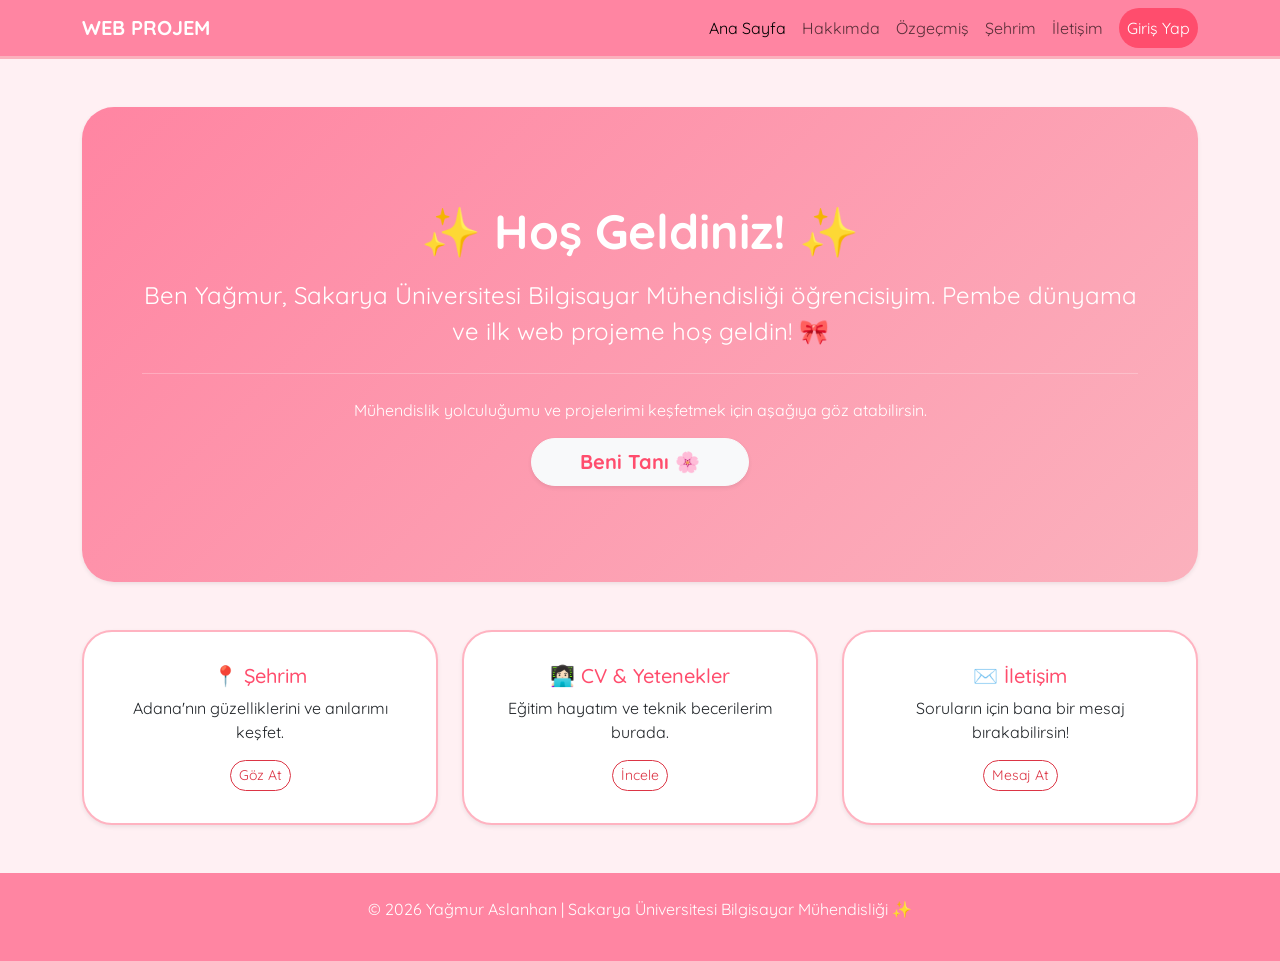
<file: index.html>
<!DOCTYPE html>
<html lang="tr">
<head>
    <meta charset="UTF-8">
    <meta name="viewport" content="width=device-width, initial-scale=1.0">
    <title>YAĞMUR ASLANHAN - WEB TEKNOLOJİLERİ PROJESİ</title>
    
    <link href="https://cdn.jsdelivr.net/npm/bootstrap@5.3.0/dist/css/bootstrap.min.css" rel="stylesheet">
    <link href="https://fonts.googleapis.com/css2?family=Quicksand:wght@400;700&display=swap" rel="stylesheet">

    <link rel="stylesheet" href="css/style.css">
</head>
<body>
    <nav class="navbar navbar-expand-lg navbar-light" style="background-color: #ff85a2 !important; border-bottom: 3px solid #fbb1bd;">
        <div class="container">
            <a class="navbar-brand" href="index.html">WEB PROJEM</a>
            <button class="navbar-toggler" type="button" data-bs-toggle="collapse" data-bs-target="#navbarNav">
                <span class="navbar-toggler-icon"></span>
            </button>
            <div class="collapse navbar-collapse" id="navbarNav">
                <ul class="navbar-nav ms-auto">
                    <li class="nav-item"><a class="nav-link active" href="index.html">Ana Sayfa</a></li>
                    <li class="nav-item"><a class="nav-link" href="hakkimda.html">Hakkımda</a></li>
                    <li class="nav-item"><a class="nav-link" href="ozgecmis.html">Özgeçmiş</a></li>
                    <li class="nav-item"><a class="nav-link" href="sehrim.html">Şehrim</a></li>
                    <li class="nav-item"><a class="nav-link" href="iletisim.html">İletişim</a></li>
                    <li class="nav-item"><a class="nav-link btn btn-primary text-white ms-lg-2" href="login.html">Giriş Yap</a></li>
                </ul>
            </div>
        </div>
    </nav>

    <div class="container mt-5">
        <div class="p-5 mb-4 rounded-5 shadow-sm text-center" style="background: linear-gradient(135deg, #ff85a2, #fbb1bd); color: white;">
            <div class="container-fluid py-5">
                <h1 class="display-5 fw-bold text-white">✨ Hoş Geldiniz! ✨</h1>
                <p class="fs-4 mt-3">
                    Ben Yağmur, Sakarya Üniversitesi Bilgisayar Mühendisliği öğrencisiyim. 
                    Pembe dünyama ve ilk web projeme hoş geldin! 🎀
                </p>
                <hr class="my-4 border-white">
                <p>Mühendislik yolculuğumu ve projelerimi keşfetmek için aşağıya göz atabilirsin.</p>
                <a href="hakkimda.html" class="btn btn-light btn-lg px-5 rounded-pill shadow-sm" style="color: #ff4d6d; font-weight: bold;">
                    Beni Tanı 🌸
                </a>
            </div>
        </div>

        <div class="row g-4 mt-2">
            <div class="col-md-4">
                <div class="card h-100 text-center p-3 shadow-sm">
                    <div class="card-body">
                        <h5 class="card-title" style="color: #ff4d6d;">📍 Şehrim</h5>
                        <p class="card-text">Adana'nın güzelliklerini ve anılarımı keşfet.</p>
                        <a href="sehrim.html" class="btn btn-outline-danger btn-sm rounded-pill">Göz At</a>
                    </div>
                </div>
            </div>
            <div class="col-md-4">
                <div class="card h-100 text-center p-3 shadow-sm">
                    <div class="card-body">
                        <h5 class="card-title" style="color: #ff4d6d;">👩🏻‍💻 CV & Yetenekler</h5>
                        <p class="card-text">Eğitim hayatım ve teknik becerilerim burada.</p>
                        <a href="ozgecmis.html" class="btn btn-outline-danger btn-sm rounded-pill">İncele</a>
                    </div>
                </div>
            </div>
            <div class="col-md-4">
                <div class="card h-100 text-center p-3 shadow-sm">
                    <div class="card-body">
                        <h5 class="card-title" style="color: #ff4d6d;">✉️ İletişim</h5>
                        <p class="card-text">Soruların için bana bir mesaj bırakabilirsin!</p>
                        <a href="iletisim.html" class="btn btn-outline-danger btn-sm rounded-pill">Mesaj At</a>
                    </div>
                </div>
            </div>
        </div>
    </div>
    <script src="https://cdn.jsdelivr.net/npm/bootstrap@5.3.0/dist/js/bootstrap.bundle.min.js"></script>
    <footer class="text-center py-4 mt-5" style="background-color: #ff85a2; color: white;">
    <p>© 2026 Yağmur Aslanhan | Sakarya Üniversitesi Bilgisayar Mühendisliği ✨</p>
</footer>
</body>
</html>
</file>
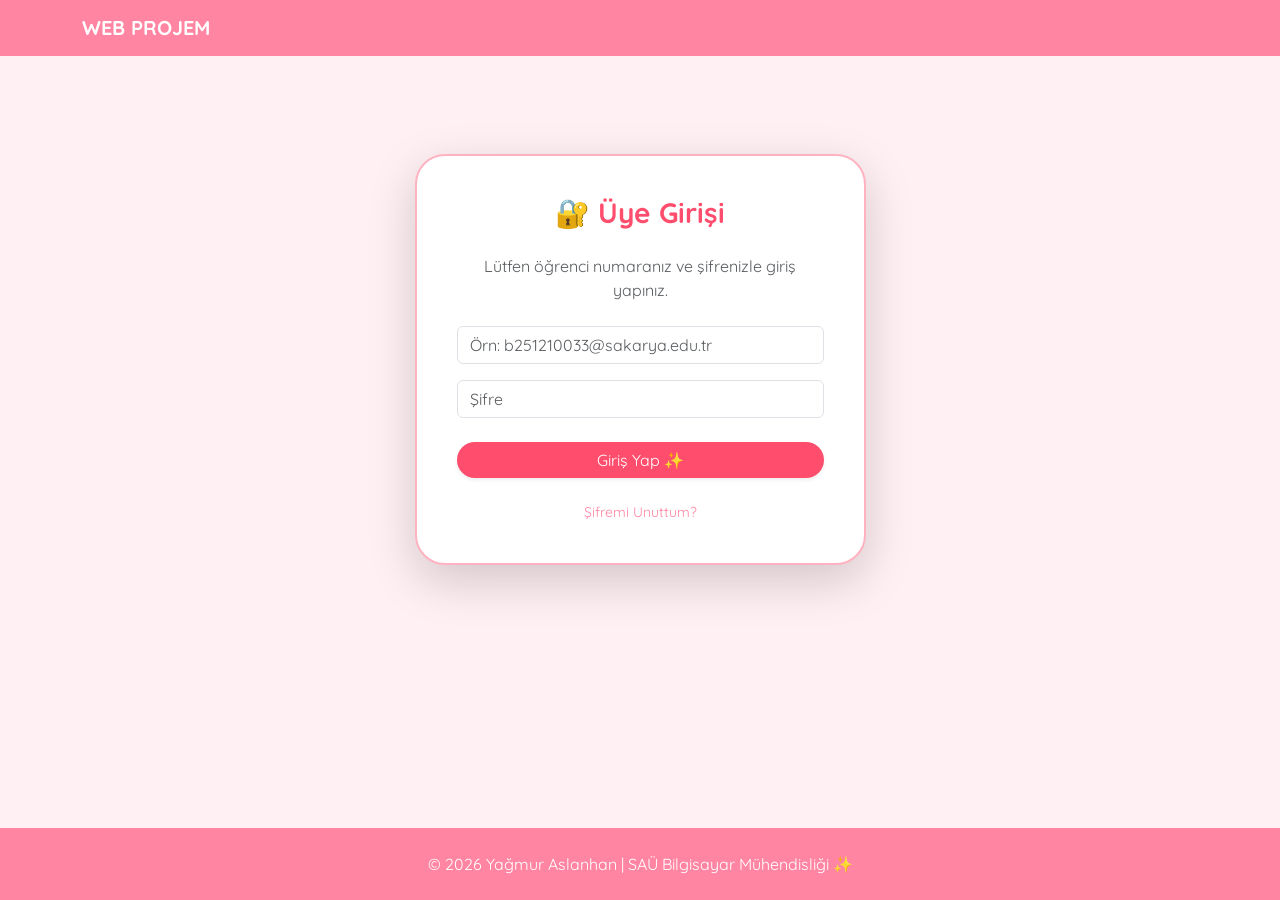
<file: login.html>
<!DOCTYPE html>
<html lang="tr">
<head>
    <meta charset="UTF-8">
    <meta name="viewport" content="width=device-width, initial-scale=1.0">
    <title>GİRİŞ YAP | Yağmur Aslanhan</title>

    <link href="https://cdn.jsdelivr.net/npm/bootstrap@5.3.0/dist/css/bootstrap.min.css" rel="stylesheet">
    <link href="https://fonts.googleapis.com/css2?family=Quicksand:wght@400;700&display=swap" rel="stylesheet">

    <link rel="stylesheet" href="css/style.css">
</head>
<body>
    <nav class="navbar navbar-expand-lg navbar-light" style="background-color: #ff85a2 !important;">
        <div class="container">
            <a class="navbar-brand" href="index.html">WEB PROJEM</a>
        </div>
    </nav>

    <main class="container mt-5">
        <div class="row justify-content-center">
            <div class="col-md-5">
                <div class="login-card shadow-lg text-center">
                    <h3 class="fw-bold mb-4" style="color: #ff4d6d;">🔐 Üye Girişi</h3>
                    <p class="text-muted mb-4">Lütfen öğrenci numaranız ve şifrenizle giriş yapınız.</p>
                    
                    <form action="login_kontrol.php" method="POST" id="loginForm" onsubmit="return validateLogin(event)">
    <div class="mb-3">
        <input type="text" id="loginEmail" name="user_id" class="form-control" placeholder="Örn: b251210033@sakarya.edu.tr">
    </div>
    <div class="mb-4">
        <input type="password" id="loginPass" name="password" class="form-control" placeholder="Şifre">
    </div>
    <div class="d-grid">
        <button type="submit" class="btn btn-primary shadow-sm text-white">Giriş Yap ✨</button>
    </div>
</form>

<script>
    function validateLogin(e) {
        const email = document.getElementById('loginEmail').value;
        const pass = document.getElementById('loginPass').value;
        const emailRegex = /^[^\s@]+@[^\s@]+\.[^\s@]+$/; // Mail formatı kontrolü

        if (!email || !pass) {
            alert("Hata: Kullanıcı adı (e-posta) veya şifre boş bırakılamaz!");
            e.preventDefault(); // Formun gitmesini engeller
            return false;
        }
        
        if (!emailRegex.test(email)) {
            alert("Hata: Lütfen geçerli bir e-posta formatı giriniz! (Örn: b251210033@sakarya.edu.tr)");
            e.preventDefault(); 
            return false;
        }
        return true; // Sorun yoksa PHP'ye gönder
    }
</script>
                    
                    <div class="mt-4 small">
                        <a href="#" style="color: #ff85a2; text-decoration: none;">Şifremi Unuttum?</a>
                    </div>
                </div>
            </div>
        </div>
    </main>

    <footer class="text-center py-4 fixed-bottom">
        <p class="mb-0">© 2026 Yağmur Aslanhan | SAÜ Bilgisayar Mühendisliği ✨</p>
    </footer>
</body>
</html>
</file>
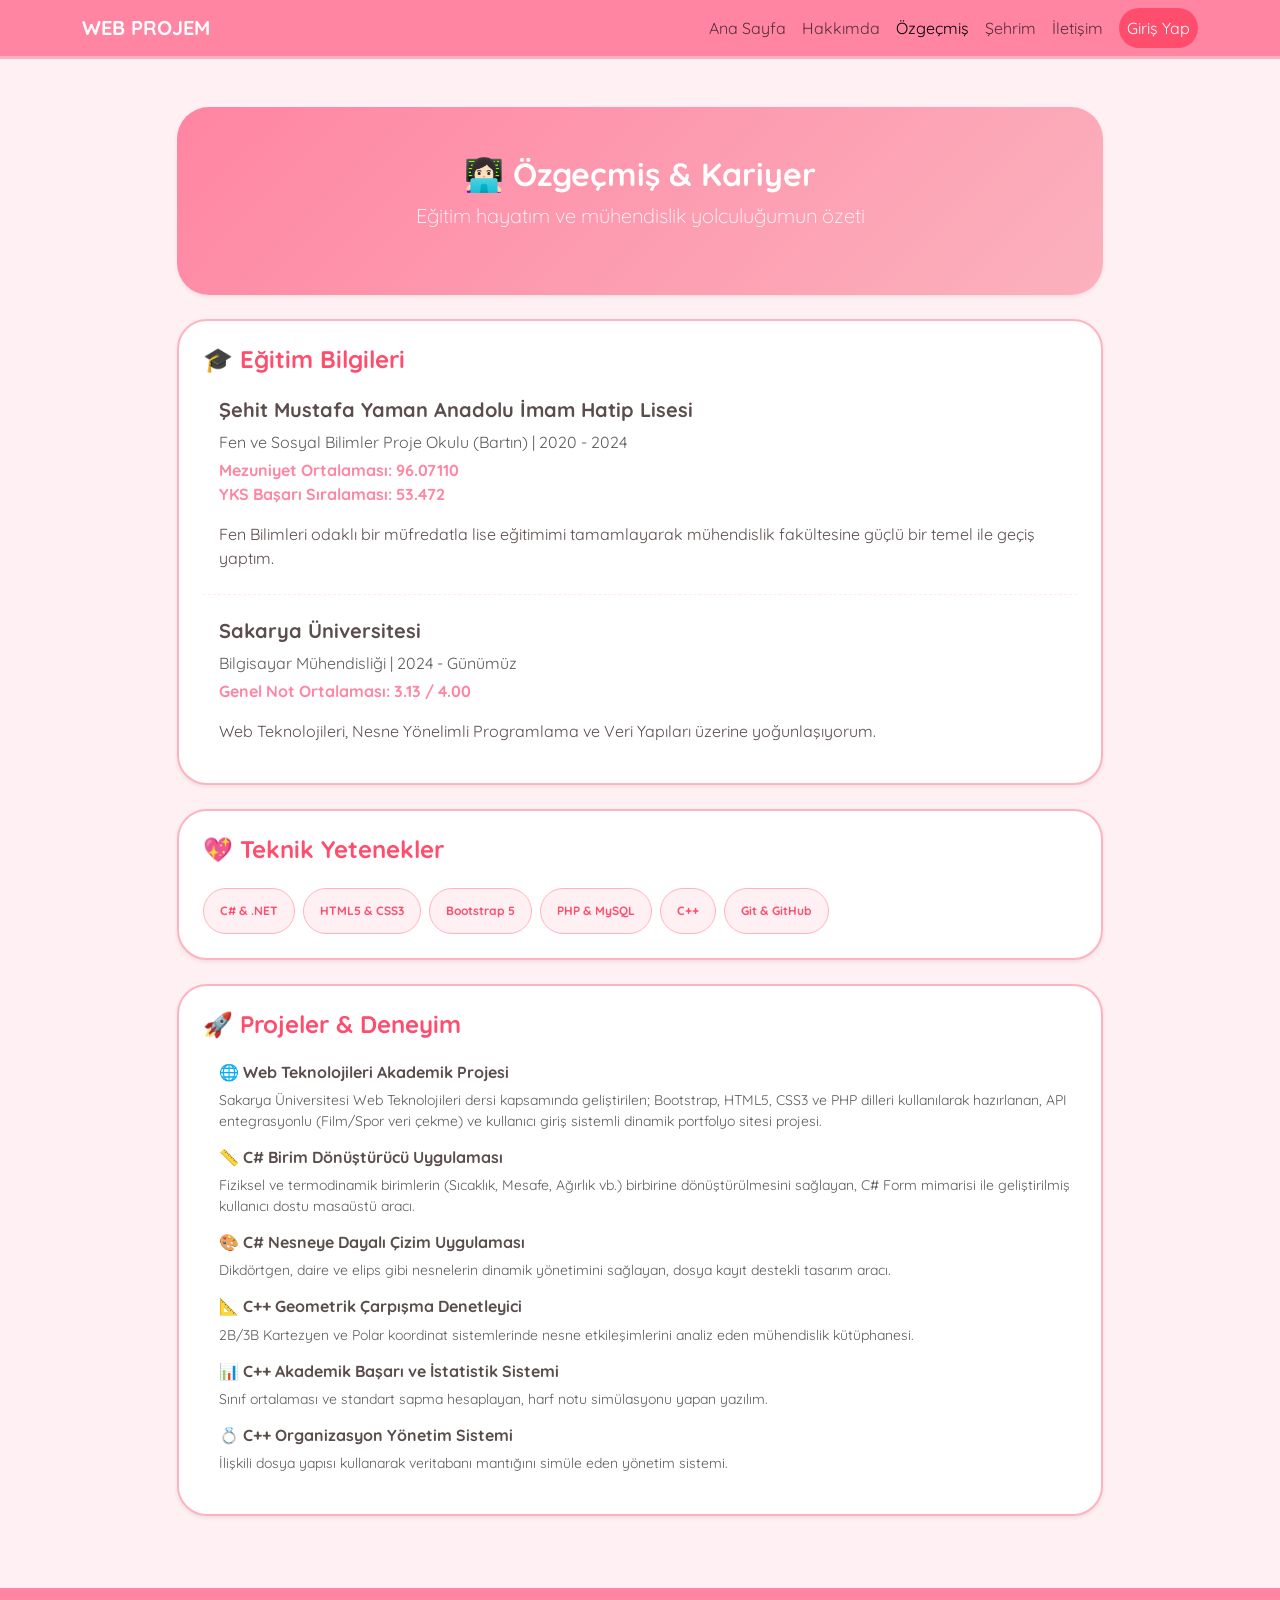
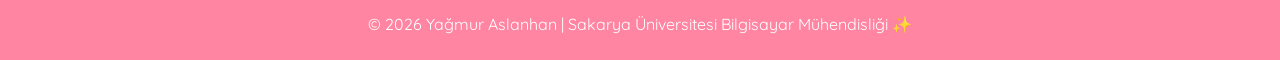
<file: ozgecmis.html>
<!DOCTYPE html>
<html lang="tr">
<head>
    <meta charset="UTF-8">
    <meta name="viewport" content="width=device-width, initial-scale=1.0">
    <title>ÖZGEÇMİŞ | Yağmur Aslanhan</title>
    
    <link href="https://cdn.jsdelivr.net/npm/bootstrap@5.3.0/dist/css/bootstrap.min.css" rel="stylesheet">
    <link href="https://fonts.googleapis.com/css2?family=Quicksand:wght@400;700&display=swap" rel="stylesheet">

    <link rel="stylesheet" href="css/style.css">
</head>
<body>
    <!-- Navigasyon (Semantic: Nav) -->
    <nav class="navbar navbar-expand-lg navbar-light" style="background-color: #ff85a2 !important; border-bottom: 3px solid #fbb1bd;">
        <div class="container">
            <a class="navbar-brand" href="index.html">WEB PROJEM</a>
            <button class="navbar-toggler" type="button" data-bs-toggle="collapse" data-bs-target="#navbarNav">
                <span class="navbar-toggler-icon"></span>
            </button>
            <div class="collapse navbar-collapse" id="navbarNav">
                <ul class="navbar-nav ms-auto">
                    <li class="nav-item"><a class="nav-link" href="index.html">Ana Sayfa</a></li>
                    <li class="nav-item"><a class="nav-link" href="hakkimda.html">Hakkımda</a></li>
                    <li class="nav-item"><a class="nav-link active" href="ozgecmis.html">Özgeçmiş</a></li>
                    <li class="nav-item"><a class="nav-link" href="sehrim.html">Şehrim</a></li>
                    <li class="nav-item"><a class="nav-link" href="iletisim.html">İletişim</a></li>
                    <li class="nav-item"><a class="nav-link btn btn-primary text-white ms-lg-2" href="login.html">Giriş Yap</a></li>
                </ul>
            </div>
        </div>
    </nav>

    <!-- Ana İçerik Alanı (Semantic: Main) -->
    <main class="container mt-5">
        <div class="row justify-content-center">
            <div class="col-md-10">
                
                <!-- Başlık Alanı (Semantic: Header) -->
                <header class="p-5 mb-4 rounded-5 shadow-sm text-center" style="background: linear-gradient(135deg, #ff85a2, #fbb1bd); color: white;">
                    <h2 class="fw-bold">👩🏻‍💻 Özgeçmiş & Kariyer</h2>
                    <p class="lead">Eğitim hayatım ve mühendislik yolculuğumun özeti</p>
                </header>

                <!-- Eğitim Bilgileri (Semantic: Section) -->
                <section class="cv-card shadow-sm mb-4 p-4">
                    <h4 class="mb-4 highlight-title">🎓 Eğitim Bilgileri</h4>
                    
                    <!-- Lise (Semantic: Article) -->
                    <article class="ms-3 mb-4">
                        <h5 class="fw-bold">Şehit Mustafa Yaman Anadolu İmam Hatip Lisesi</h5>
                        <p class="mb-1 text-muted">Fen ve Sosyal Bilimler Proje Okulu (Bartın) | 2020 - 2024</p>
                        <!-- mb-0 ile aradaki boşluğu kaldırdık -->
                        <p class="fw-bold mb-0" style="color: #ff85a2;">Mezuniyet Ortalaması: 96.07110</p>
                        <p class="fw-bold" style="color: #ff85a2;">YKS Başarı Sıralaması: 53.472</p>
                        <p>Fen Bilimleri odaklı bir müfredatla lise eğitimimi tamamlayarak mühendislik fakültesine güçlü bir temel ile geçiş yaptım.</p>
                    </article>

                    <hr style="border-top: 1px dashed #ffb3c1;">

                    <!-- Üniversite (Semantic: Article) -->
                    <article class="ms-3 mt-4">
                        <h5 class="fw-bold">Sakarya Üniversitesi</h5>
                        <p class="mb-1 text-muted">Bilgisayar Mühendisliği | 2024 - Günümüz</p>
                        <p class="fw-bold" style="color: #ff85a2;">Genel Not Ortalaması: 3.13 / 4.00</p>
                        <p>Web Teknolojileri, Nesne Yönelimli Programlama ve Veri Yapıları üzerine yoğunlaşıyorum.</p>
                    </article>
                </section>

                <!-- Teknik Yetenekler (Semantic: Section) -->
                <section class="cv-card shadow-sm mb-4 p-4">
                    <h4 class="mb-4 highlight-title">💖 Teknik Yetenekler</h4>
                    <div class="d-flex flex-wrap gap-2">
                        <span class="badge rounded-pill p-3" style="background-color: #fff0f3; color: #ff4d6d; border: 1px solid #ffb3c1;">C# & .NET</span>
                        <span class="badge rounded-pill p-3" style="background-color: #fff0f3; color: #ff4d6d; border: 1px solid #ffb3c1;">HTML5 & CSS3</span>
                        <span class="badge rounded-pill p-3" style="background-color: #fff0f3; color: #ff4d6d; border: 1px solid #ffb3c1;">Bootstrap 5</span>
                        <span class="badge rounded-pill p-3" style="background-color: #fff0f3; color: #ff4d6d; border: 1px solid #ffb3c1;">PHP & MySQL</span>
                        <span class="badge rounded-pill p-3" style="background-color: #fff0f3; color: #ff4d6d; border: 1px solid #ffb3c1;">C++</span>
                        <span class="badge rounded-pill p-3" style="background-color: #fff0f3; color: #ff4d6d; border: 1px solid #ffb3c1;">Git & GitHub</span>
                    </div>
                </section>

                <!-- Projeler (Semantic: Section) -->
                <section class="cv-card shadow-sm mb-4 p-4">
                    <h4 class="mb-4 highlight-title">🚀 Projeler & Deneyim</h4>
                    <article class="ms-3">
                        <h6 class="fw-bold">🌐 Web Teknolojileri Akademik Projesi</h6>
                        <p class="text-muted small">Sakarya Üniversitesi Web Teknolojileri dersi kapsamında geliştirilen; Bootstrap, HTML5, CSS3 ve PHP dilleri kullanılarak hazırlanan, API entegrasyonlu (Film/Spor veri çekme) ve kullanıcı giriş sistemli dinamik portfolyo sitesi projesi.</p>
                        
                        <h6 class="fw-bold mt-3">📏 C# Birim Dönüştürücü Uygulaması</h6>
                        <p class="text-muted small">Fiziksel ve termodinamik birimlerin (Sıcaklık, Mesafe, Ağırlık vb.) birbirine dönüştürülmesini sağlayan, C# Form mimarisi ile geliştirilmiş kullanıcı dostu masaüstü aracı.</p>

                        <h6 class="fw-bold">🎨 C# Nesneye Dayalı Çizim Uygulaması</h6>
                        <p class="text-muted small">Dikdörtgen, daire ve elips gibi nesnelerin dinamik yönetimini sağlayan, dosya kayıt destekli tasarım aracı.</p>
                        
                        <h6 class="fw-bold mt-3">📐 C++ Geometrik Çarpışma Denetleyici</h6>
                        <p class="text-muted small">2B/3B Kartezyen ve Polar koordinat sistemlerinde nesne etkileşimlerini analiz eden mühendislik kütüphanesi.</p>

                        <h6 class="fw-bold mt-3">📊 C++ Akademik Başarı ve İstatistik Sistemi</h6>
                        <p class="text-muted small">Sınıf ortalaması ve standart sapma hesaplayan, harf notu simülasyonu yapan yazılım.</p>

                        <h6 class="fw-bold mt-3">💍 C++ Organizasyon Yönetim Sistemi</h6>
                        <p class="text-muted small">İlişkili dosya yapısı kullanarak veritabanı mantığını simüle eden yönetim sistemi.</p>
                        
                    </article>
                </section>

            </div>
        </div>
    </main>

    <!-- Alt Bilgi (Semantic: Footer) -->
    <footer class="text-center py-4 mt-5">
        <p class="mb-0">© 2026 Yağmur Aslanhan | Sakarya Üniversitesi Bilgisayar Mühendisliği ✨</p>
    </footer>

    <script src="https://cdn.jsdelivr.net/npm/bootstrap@5.3.0/dist/js/bootstrap.bundle.min.js"></script>
</body>
</html>
</file>
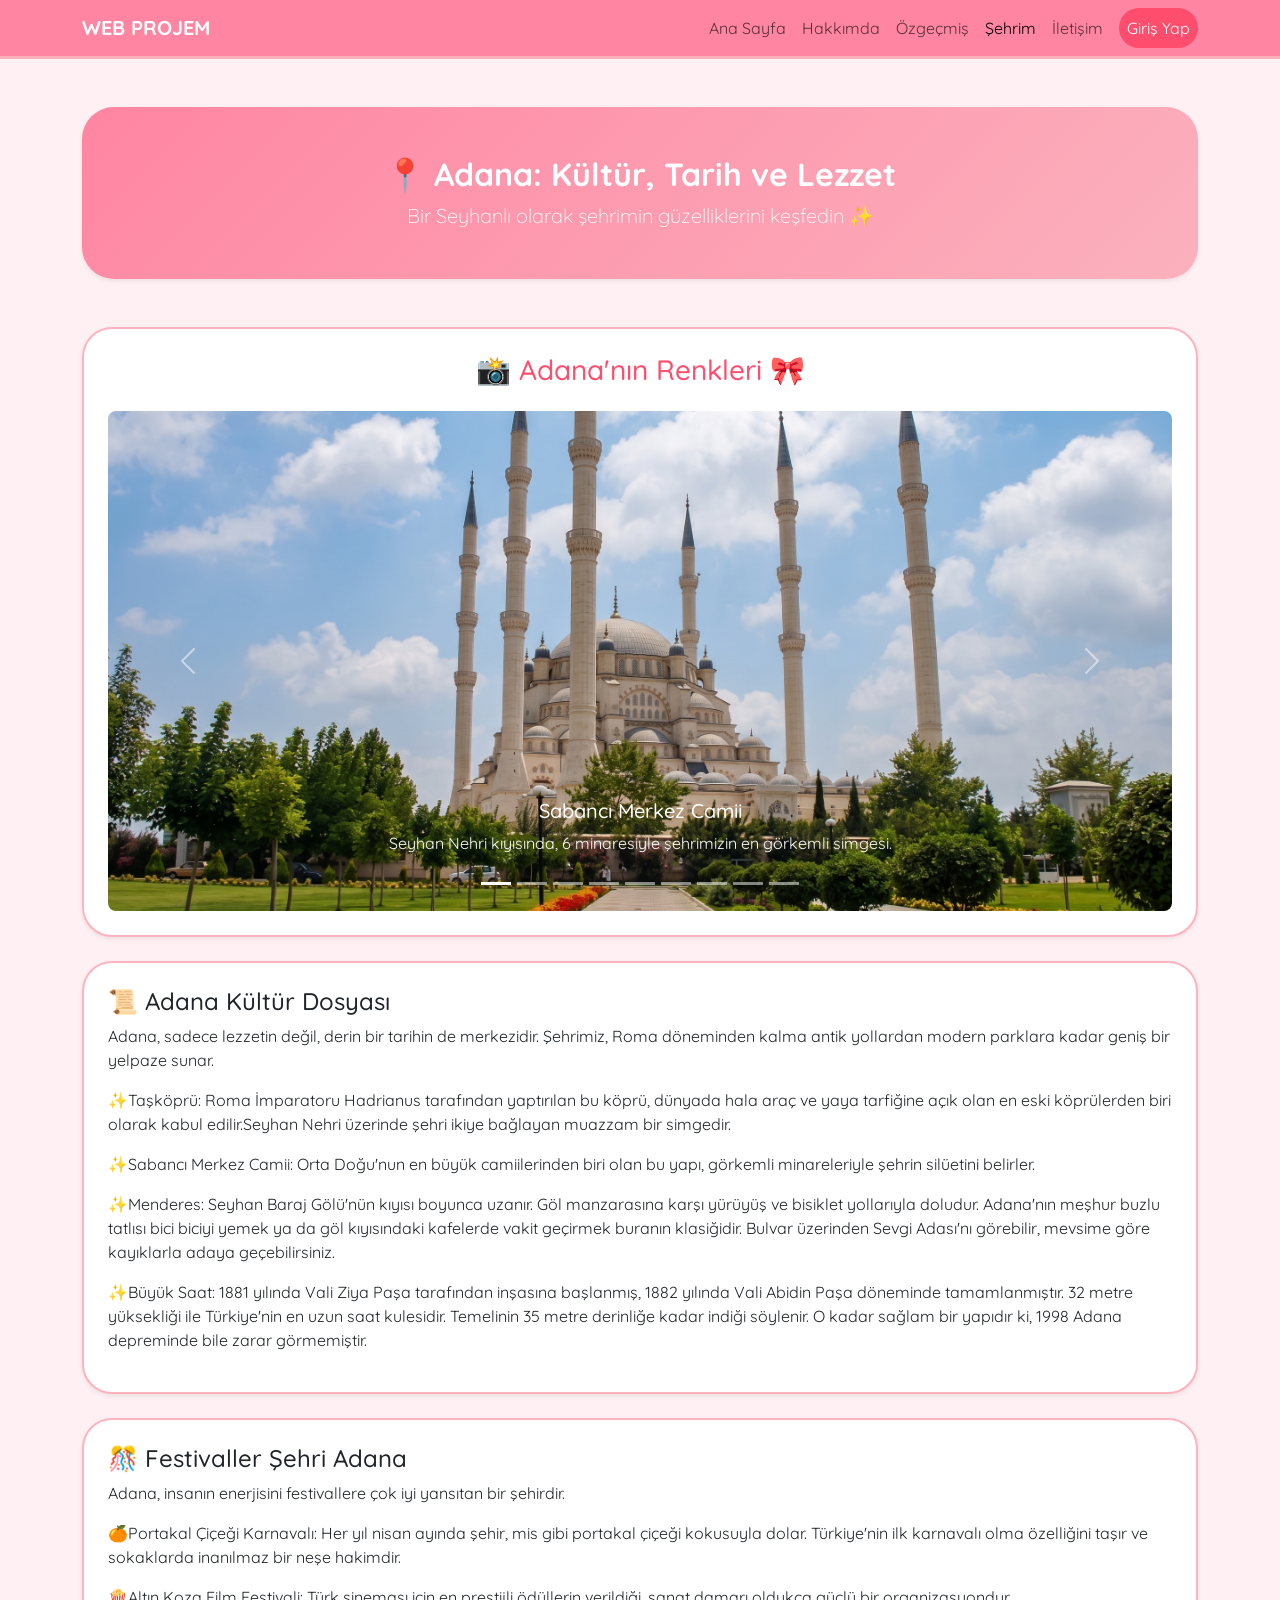
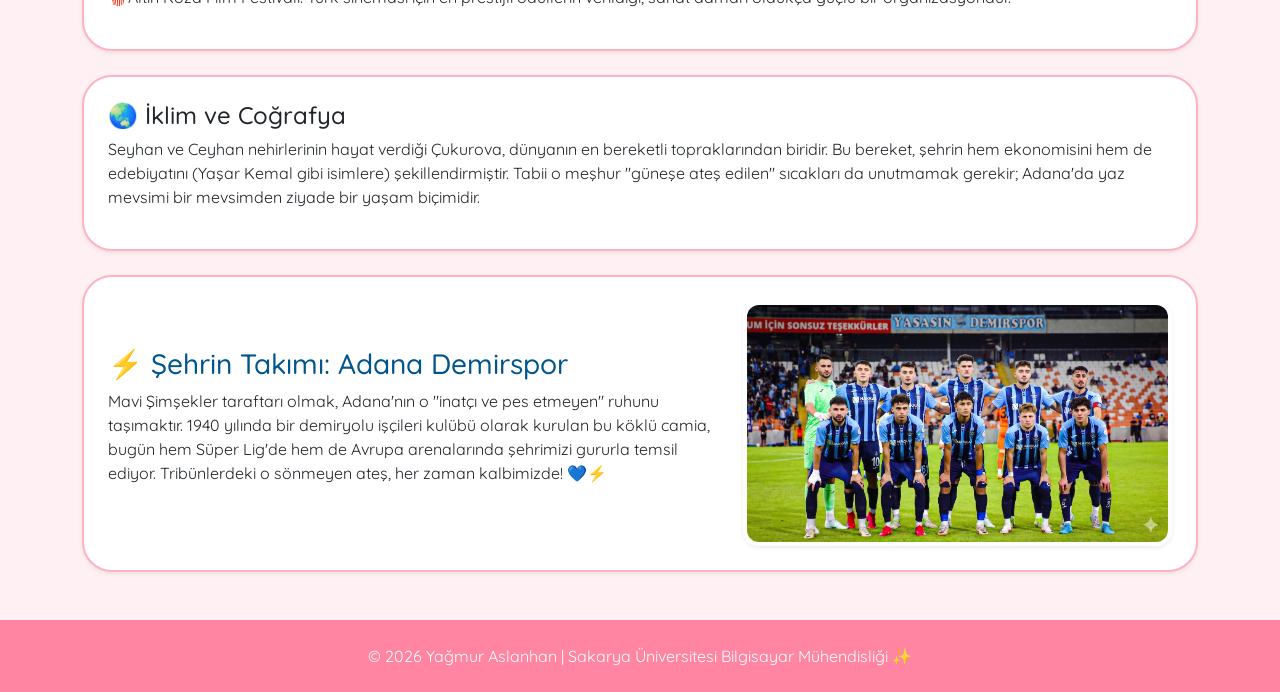
<file: sehrim.html>
<!DOCTYPE html>
<html lang="tr">
<head>
    <meta charset="UTF-8">
    <meta name="viewport" content="width=device-width, initial-scale=1.0">
    <title>ŞEHRİM | Yağmur Aslanhan</title>
    
    <link href="https://cdn.jsdelivr.net/npm/bootstrap@5.3.0/dist/css/bootstrap.min.css" rel="stylesheet">
    <link href="https://fonts.googleapis.com/css2?family=Quicksand:wght@400;700&display=swap" rel="stylesheet">

    <link rel="stylesheet" href="css/style.css">
</head>
<body>
    <nav class="navbar navbar-expand-lg navbar-light" style="background-color: #ff85a2 !important; border-bottom: 3px solid #fbb1bd;">
        <div class="container">
            <a class="navbar-brand" href="index.html">WEB PROJEM</a>
            <button class="navbar-toggler" type="button" data-bs-toggle="collapse" data-bs-target="#navbarNav">
                <span class="navbar-toggler-icon"></span>
            </button>
            <div class="collapse navbar-collapse" id="navbarNav">
                <ul class="navbar-nav ms-auto">
                    <li class="nav-item"><a class="nav-link" href="index.html">Ana Sayfa</a></li>
                    <li class="nav-item"><a class="nav-link" href="hakkimda.html">Hakkımda</a></li>
                    <li class="nav-item"><a class="nav-link" href="ozgecmis.html">Özgeçmiş</a></li>
                    <li class="nav-item"><a class="nav-link active" href="sehrim.html">Şehrim</a></li>
                    <li class="nav-item"><a class="nav-link" href="iletisim.html">İletişim</a></li>
                    <li class="nav-item"><a class="nav-link btn btn-primary text-white ms-lg-2" href="login.html">Giriş Yap</a></li>
                </ul>
            </div>
        </div>
    </nav>

    <main class="container mt-5">
        <header class="p-5 mb-5 rounded-5 text-center text-white shadow-sm" style="background: linear-gradient(135deg, #ff85a2, #fbb1bd);">
            <h2 class="fw-bold">📍 Adana: Kültür, Tarih ve Lezzet</h2>
            <p class="lead mb-0">Bir Seyhanlı olarak şehrimin güzelliklerini keşfedin ✨</p>
        </header>

        <section class="card p-4 shadow-sm mb-4">
            <h3 class="mb-4 text-center" style="color: #ff4d6d;">📸 Adana'nın Renkleri 🎀</h3>
            <div id="adanaSlider" class="carousel slide" data-bs-ride="carousel">
                <div class="carousel-indicators">
                    <button type="button" data-bs-target="#adanaSlider" data-bs-slide-to="0" class="active"></button>
                    <button type="button" data-bs-target="#adanaSlider" data-bs-slide-to="1"></button>
                    <button type="button" data-bs-target="#adanaSlider" data-bs-slide-to="2"></button>
                    <button type="button" data-bs-target="#adanaSlider" data-bs-slide-to="3"></button>
                    <button type="button" data-bs-target="#adanaSlider" data-bs-slide-to="4"></button>
                    <button type="button" data-bs-target="#adanaSlider" data-bs-slide-to="5"></button>
                    <button type="button" data-bs-target="#adanaSlider" data-bs-slide-to="6"></button>
                    <button type="button" data-bs-target="#adanaSlider" data-bs-slide-to="7"></button>
                    <button type="button" data-bs-target="#adanaSlider" data-bs-slide-to="8"></button>
                </div>
        
                <div class="carousel-inner">
                    
                    <div class="carousel-item active">
                        <a href="https://tr.wikipedia.org/wiki/Sabanc%C4%B1_Merkez_Camii" target="_blank" class="d-block" title="Daha fazla bilgi için tıklayın">
                        <img src="sabanci.jpg.png" class="d-block w-100 rounded-3" alt="Sabancı Merkez Camii">
                        </a>
                        <div class="carousel-caption">
                            <h5>Sabancı Merkez Camii</h5>
                            <p>Seyhan Nehri kıyısında, 6 minaresiyle şehrimizin en görkemli simgesi.</p>
                        </div>
                    </div>

                    <div class="carousel-item">
                        <a href="https://tr.wikipedia.org/wiki/Ta%C5%9Fk%C3%B6pr%C3%BC_(Adana)" target="_blank" class="d-block" title="Daha fazla bilgi için tıklayın">
                        <img src="taskopru.jpg.png" class="d-block w-100 rounded-3" alt="Taşköprü">
                        </a>
                        <div class="carousel-caption">
                            <h5>Taşköprü</h5>
                            <p>Dünyada hala araç trafiğine açık olan en eski köprülerden biri.</p>
                        </div>
                    </div>

                    <div class="carousel-item">
                        <a href="https://www.google.com/maps/search/Adana+Menderes+Bulvar%C4%B1" target="_blank" class="d-block" title="Haritada gör">
                        <img src="menderes.jpg.png" class="d-block w-100 rounded-3" alt="Menderes">
                        </a>
                        <div class="carousel-caption">
                            <h5>Menderes</h5>
                            <p>Seyhan Baraj Gölü kıyısında, gün batımına karşı huzurlu bir yürüyüş ve bici bici için şehrin en popüler kaçış noktası.</p>
                        </div>
                    </div>

                    <div class="carousel-item">
                        <a href="https://tr.wikipedia.org/wiki/B%C3%BCy%C3%BCk_Saat" target="_blank" class="d-block" title="Daha fazla bilgi için tıklayın">
                        <img src="buyuksaat.jpg.png" class="d-block w-100 rounded-3" alt="Büyük Saat">
                        </a>
                        <div class="carousel-caption">
                            <h5>Büyük Saat</h5>
                            <p>1882 yılında inşa edilen ve 32 metre yüksekliğine sahip olan şehrin en yüksek saat kulesi.</p>
                        </div>
                    </div>

                    <div class="carousel-item">
                        <a href="https://www.nisandaadanada.com/" target="_blank" class="d-block" title="Resmi sitesine git">
                        <img src="portakal.jpg.png" class="d-block w-100 rounded-3" alt="Portakal Çiçeği Festivali">
                        </a>
                        <div class="carousel-caption">
                            <h5>Portakal Çiçeği Festivali</h5>
                            <p>Şehrin her yanını saran portakal çiçeği kokusuyla unutulmaz bir karnaval.</p>
                        </div>
                    </div>

                    <div class="carousel-item">
                        <a href="https://altinkozaff.org.tr/" target="_blank" class="d-block" title="Resmi sitesine git">
                        <img src="altinkozafilmfestivali.jpg.png" class="d-block w-100 rounded-3" alt="Altın Koza Film Festivali">
                        </a>
                        <div class="carousel-caption">
                            <h5>Altın Koza Film Festivali</h5>
                            <p>Çukurova'nın bereketli topraklarından beyaz perdeye uzanan sanat yolculuğu.</p>
                        </div>
                    </div>

                    <div class="carousel-item">
                        <a href="https://tr.wikipedia.org/wiki/Adana_kebab%C4%B1" target="_blank" class="d-block" title="Daha fazla bilgi için tıklayın">
                        <img src="kebap.jpg.png" class="d-block w-100 rounded-3" alt="Adana Kebap">
                        </a>
                        <div class="carousel-caption">
                            <h5>Adana Kebabı</h5>
                            <p>Gerçek zırh kıyması; sadece bir yemek değil, bir kültür mirası.</p>
                        </div>
                    </div>

                    <div class="carousel-item">
                        <a href="https://tr.wikipedia.org/wiki/Bici_bici" target="_blank" class="d-block" title="Daha fazla bilgi için tıklayın">
                        <img src="bicibici.jpg.png" class="d-block w-100 rounded-3" alt="Bici Bici">
                        </a>
                        <div class="carousel-caption">
                            <h5>Bici Bici</h5>
                            <p>Gül suyu, pudra şekeri ve karın ferahlatıcı buluşması.</p>
                        </div>
                    </div>

                    <div class="carousel-item">
                        <a href="https://tr.wikipedia.org/wiki/T%C3%BCrk_halk_oyunlar%C4%B1" target="_blank" class="d-block" title="Daha fazla bilgi için tıklayın">
                        <img src="halkoyunlari.jpg.png" class="d-block w-100 rounded-3" alt="Halk Oyunları">
                        </a>
                        <div class="carousel-caption">
                            <h5>Adana Halk Oyunları</h5>
                            <p>Bereketli toprakların coşkusunu yansıtan geleneksel oyunlarımız.</p>
                        </div>
                    </div>

                </div> <button class="carousel-control-prev" type="button" data-bs-target="#adanaSlider" data-bs-slide="prev">
                    <span class="carousel-control-prev-icon"></span>
                </button>
                <button class="carousel-control-next" type="button" data-bs-target="#adanaSlider" data-bs-slide="next">
                    <span class="carousel-control-next-icon"></span>
                </button>
            </div>
        </section>

        <section class="row g-4 mb-4">
            <div class="col-md-12">
                <article class="card p-4 shadow-sm">
                    <h4 class="highlight-text">📜 Adana Kültür Dosyası</h4>
                    <p>Adana, sadece lezzetin değil, derin bir tarihin de merkezidir. Şehrimiz, Roma döneminden kalma antik yollardan modern parklara kadar geniş bir yelpaze sunar.</p>
                    <p><span class="highlight-text">✨Taşköprü:</span> Roma İmparatoru Hadrianus tarafından yaptırılan bu köprü, dünyada hala araç ve yaya tarfiğine açık olan en eski köprülerden biri olarak kabul edilir.Seyhan Nehri üzerinde şehri ikiye bağlayan muazzam bir simgedir.</p>
                    <p><span class="highlight-text">✨Sabancı Merkez Camii:</span> Orta Doğu'nun en büyük camiilerinden biri olan bu yapı, görkemli minareleriyle şehrin silüetini belirler.</p>
                    <p><span class="highlight-text">✨Menderes:</span> Seyhan Baraj Gölü'nün kıyısı boyunca uzanır. Göl manzarasına karşı yürüyüş ve bisiklet yollarıyla doludur. Adana'nın meşhur buzlu tatlısı bici biciyi yemek ya da göl kıyısındaki kafelerde vakit geçirmek buranın klasiğidir. Bulvar üzerinden Sevgi Adası'nı görebilir, mevsime göre kayıklarla adaya geçebilirsiniz.</p>
                    <p><span class="highlight-text">✨Büyük Saat:</span> 1881 yılında Vali Ziya Paşa tarafından inşasına başlanmış, 1882 yılında Vali Abidin Paşa döneminde tamamlanmıştır. 32 metre yüksekliği ile Türkiye'nin en uzun saat kulesidir. Temelinin 35 metre derinliğe kadar indiği söylenir. O kadar sağlam bir yapıdır ki, 1998 Adana depreminde bile zarar görmemiştir.</p>
                </article>
            </div>
        </section>

        <section class="row g-4 mb-4">
            <div class="col-md-12">
                <article class="card p-4 shadow-sm">
                    <h4 class="highlight-text">🎊 Festivaller Şehri Adana</h4>
                    <p>Adana, insanın enerjisini festivallere çok iyi yansıtan bir şehirdir.</p>
                    <p><span class="highlight-text">🍊Portakal Çiçeği Karnavalı:</span> Her yıl nisan ayında şehir, mis gibi portakal çiçeği kokusuyla dolar. Türkiye'nin ilk karnavalı olma özelliğini taşır ve sokaklarda inanılmaz bir neşe hakimdir.</p>
                    <p><span class="highlight-text">🍿Altın Koza Film Festivali:</span> Türk sineması için en prestijli ödüllerin verildiği, sanat damarı oldukça güçlü bir organizasyondur.</p>
                </article>
            </div>
        </section>

        <section class="row g-4 mb-4">
            <div class="col-md-12">
                <article class="card p-4 shadow-sm">
                    <h4 class="highlight-text">🌏 İklim ve Coğrafya</h4>
                    <p>Seyhan ve Ceyhan nehirlerinin hayat verdiği Çukurova, dünyanın en bereketli topraklarından biridir. Bu bereket, şehrin hem ekonomisini hem de edebiyatını (Yaşar Kemal gibi isimlere) şekillendirmiştir. Tabii o meşhur "güneşe ateş edilen" sıcakları da unutmamak gerekir; Adana'da yaz mevsimi bir mevsimden ziyade bir yaşam biçimidir.</p>                
                </article>
            </div>
        </section>

        <section class="card p-4 shadow-sm mb-4">
            <div class="row align-items-center">
                <div class="col-md-7">
                    <h3 style="color: #00558c;">⚡ Şehrin Takımı: Adana Demirspor</h3>
                    <p>Mavi Şimşekler taraftarı olmak, Adana'nın o "inatçı ve pes etmeyen" ruhunu taşımaktır. 1940 yılında bir demiryolu işçileri kulübü olarak kurulan bu köklü camia, bugün hem Süper Lig'de hem de Avrupa arenalarında şehrimizi gururla temsil ediyor. Tribünlerdeki o sönmeyen ateş, her zaman kalbimizde! 💙⚡</p>
                </div>
                <div class="col-md-5 text-center">
                   <a href="https://tr.wikipedia.org/wiki/Adana_Demirspor" target="_blank" class="d-block" title="Adana Demirspor hakkında daha fazla bilgi">
    <img src="ads.jpg.png" class="img-fluid rounded-4 shadow-sm border border-4 border-white" alt="Adana Demirspor">
</a>
                </div>
            </div>
        </section>
    </main>

    <footer class="text-center py-4 mt-5">
        <p class="mb-0">© 2026 Yağmur Aslanhan | Sakarya Üniversitesi Bilgisayar Mühendisliği ✨</p>
    </footer>

    <script src="https://cdn.jsdelivr.net/npm/bootstrap@5.3.0/dist/js/bootstrap.bundle.min.js"></script>
</body>
</html>
</file>
<file: css/style.css>
/* =========================================
   YAĞMUR ASLANHAN - WEB PROJESİ ANA STİL DOSYASI
========================================= */

/* --- GENEL AYARLAR --- */
body { 
    background-color: #fff0f3; 
    font-family: 'Quicksand', sans-serif; 
    color: #5c4d4d; 
}
.navbar-brand { 
    font-weight: bold; 
    color: white !important; 
}
.btn-primary, .btn-pink { 
    background-color: #ff4d6d !important; 
    border: none !important; 
    border-radius: 50px; 
    color: white;
}
footer { 
    background-color: #ff85a2; 
    color: white; 
}
.highlight-title { 
    color: #ff4d6d; 
    font-weight: bold; 
}

/* --- KART TASARIMLARI (Profil, CV, Login, İletişim) --- */
.profile-card, .cv-card, .contact-card, .login-card, .card { 
    background-color: white; 
    padding: 20px; 
    border-radius: 30px; 
    border: 2px solid #ffb3c1; 
    transition: transform 0.3s; 
}
.login-card { 
    padding: 40px; 
    margin-top: 50px; 
}
.profile-card:hover, .cv-card:hover, .contact-card:hover { 
    transform: translateY(-5px); 
}

/* --- LİSTELER VE SOSYAL MEDYA LİNKLERİ --- */
.list-group-item { 
    background-color: transparent; 
    border-bottom: 1px dashed #ffb3c1 !important; 
    border-left: none; 
    border-right: none; 
    border-top: none; 
    padding: 12px 10px; 
}
.social-link { 
    color: #ff85a2; 
    font-size: 1.5rem; 
    margin: 0 10px; 
    transition: color 0.3s; 
}
.social-link:hover { 
    color: #ff4d6d; 
}

/* --- HAKKIMDA SAYFASI API KISMI İÇİN --- */
#moviePoster {
    max-height: 180px;
    border-radius: 15px;
    box-shadow: 0 5px 15px rgba(255, 77, 109, 0.2);
}

/* Slider Resimlerini Sabitleme */
.carousel-item img {
    height: 500px; 
    object-fit: cover; 
    width: 100%;
}

@media (max-width: 768px) {
    .carousel-item img {
        height: 300px;
    }
}
</file>
